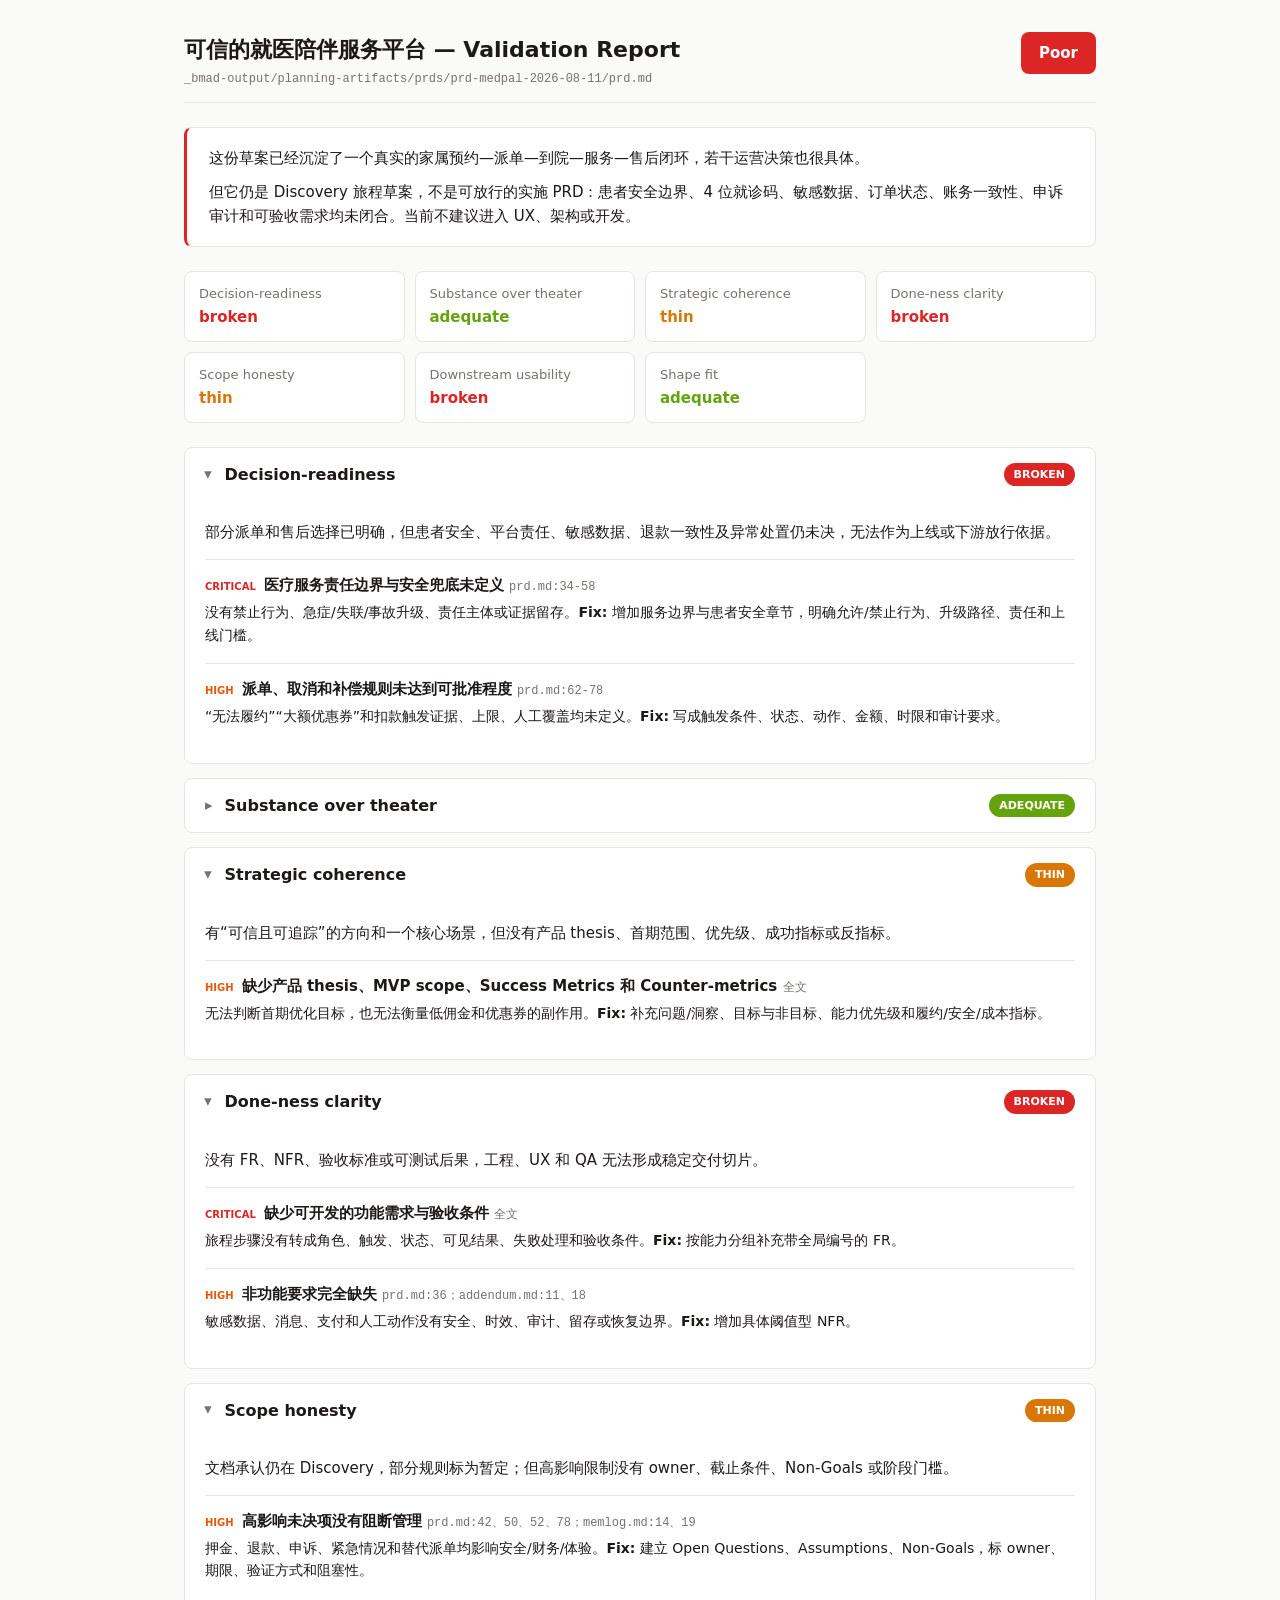
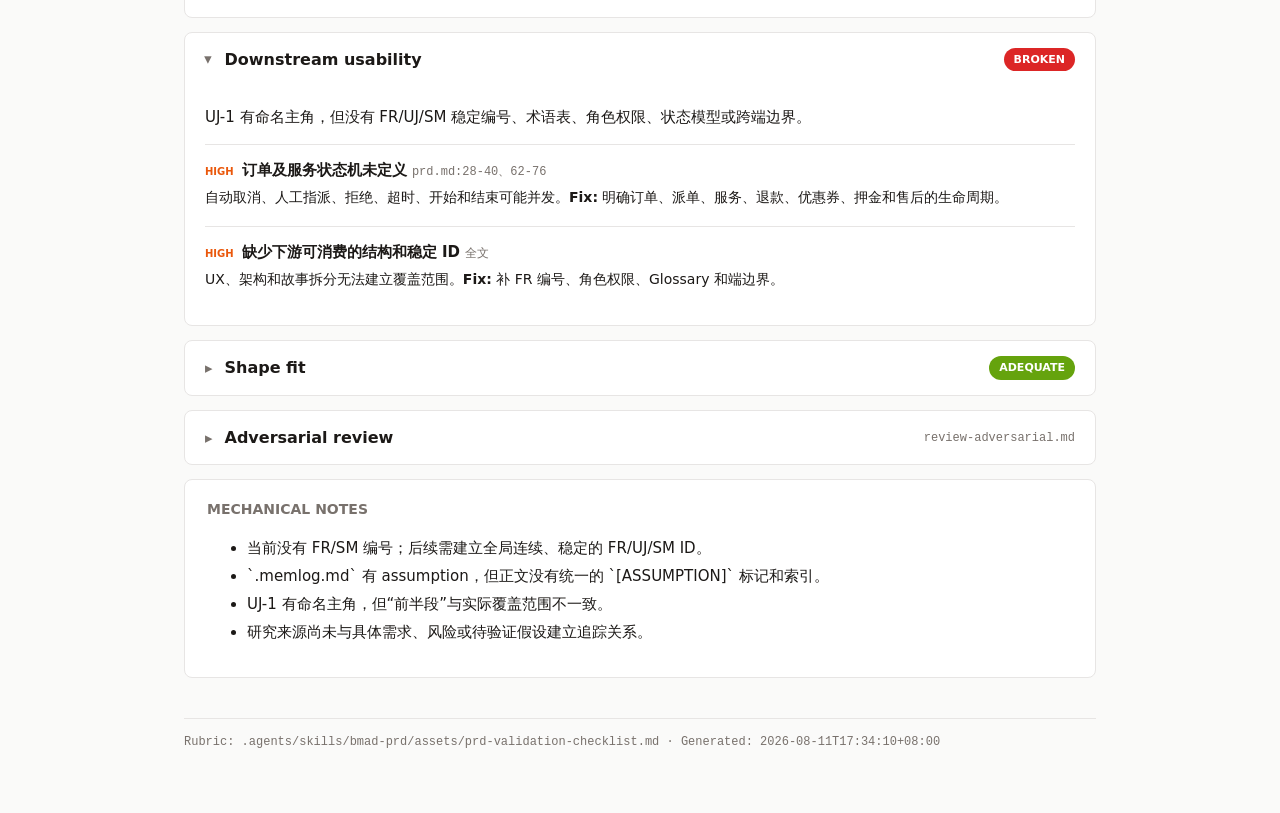
<file: _bmad-output/planning-artifacts/prds/prd-medpal-2026-08-11/validation-report.html>
<!doctype html>
<html lang="zh-CN">
<head>
<meta charset="utf-8">
<meta name="viewport" content="width=device-width, initial-scale=1">
<title>可信的就医陪伴服务平台 — Validation Report</title>
<style>
:root{--bg:#fafaf9;--surface:#fff;--border:#e7e5e4;--text:#1c1917;--muted:#78716c;--green:#16a34a;--lime:#65a30d;--amber:#d97706;--red:#dc2626;--orange:#ea580c}
*{box-sizing:border-box}body{margin:0;background:var(--bg);color:var(--text);font:15px/1.6 -apple-system,BlinkMacSystemFont,"Segoe UI",system-ui,sans-serif}.container{max-width:960px;margin:auto;padding:32px 24px 64px}
header{display:flex;justify-content:space-between;gap:24px;align-items:flex-start;border-bottom:1px solid var(--border);padding-bottom:16px;margin-bottom:24px}h1{margin:0;font-size:22px;font-weight:600}.path,footer{color:var(--muted);font:12px ui-monospace,SFMono-Regular,Menlo,monospace}.path{margin-top:5px}.grade{background:var(--red);color:#fff;padding:9px 18px;border-radius:8px;font-weight:600;white-space:nowrap}.synthesis,.mechanical{background:var(--surface);border:1px solid var(--border);border-radius:8px;padding:18px 22px;margin-bottom:24px}.synthesis{border-left:3px solid var(--red)}.synthesis p{margin:0 0 10px}.synthesis p:last-child{margin:0}.summary{display:grid;grid-template-columns:repeat(auto-fit,minmax(180px,1fr));gap:10px;margin-bottom:24px}.card{background:var(--surface);border:1px solid var(--border);border-radius:8px;padding:12px 14px}.name{color:var(--muted);font-size:13px}.verdict{font-weight:600}.strong{color:var(--green)}.adequate{color:var(--lime)}.thin{color:var(--amber)}.broken{color:var(--red)}section{margin-bottom:14px}details{background:var(--surface);border:1px solid var(--border);border-radius:8px;overflow:hidden}summary{cursor:pointer;padding:14px 20px;list-style:none;display:flex;gap:12px;align-items:center}summary::-webkit-details-marker{display:none}summary:before{content:"▸";color:var(--muted)}details[open] summary:before{transform:rotate(90deg)}summary h2{margin:0;font-size:16px;flex:1}.pill{color:#fff;border-radius:999px;padding:3px 10px;font-size:11px;font-weight:600;text-transform:uppercase}.pill.adequate{background:var(--lime);color:#fff}.pill.thin{background:var(--amber);color:#fff}.pill.broken{background:var(--red);color:#fff}.body{padding:4px 20px 18px}.finding{border-top:1px solid var(--border);padding:13px 0}.finding:first-child{border-top:0}.finding h3{margin:0 0 4px;font-size:15px;font-weight:600}.finding p{margin:4px 0;font-size:14px}.sev{font-size:10px;font-weight:700;text-transform:uppercase;margin-right:8px}.critical{color:var(--red)}.high{color:var(--orange)}.medium{color:#a16207}.low{color:#64748b}.source{color:var(--muted);font:12px ui-monospace,SFMono-Regular,Menlo,monospace}.mechanical h3{margin:0 0 8px;font-size:14px;color:var(--muted);text-transform:uppercase}.mechanical li{margin-bottom:4px}footer{border-top:1px solid var(--border);padding-top:16px;margin-top:40px}
@media(max-width:640px){header{display:block}.grade{display:inline-block;margin-top:14px}}
</style>
</head>
<body><div class="container">
<header><div><h1>可信的就医陪伴服务平台 — Validation Report</h1><div class="path">_bmad-output/planning-artifacts/prds/prd-medpal-2026-08-11/prd.md</div></div><div class="grade">Poor</div></header>
<div class="synthesis"><p>这份草案已经沉淀了一个真实的家属预约—派单—到院—服务—售后闭环，若干运营决策也很具体。</p><p>但它仍是 Discovery 旅程草案，不是可放行的实施 PRD：患者安全边界、4 位就诊码、敏感数据、订单状态、账务一致性、申诉审计和可验收需求均未闭合。当前不建议进入 UX、架构或开发。</p></div>
<div class="summary">
<div class="card"><div class="name">Decision-readiness</div><div class="verdict broken">broken</div></div>
<div class="card"><div class="name">Substance over theater</div><div class="verdict adequate">adequate</div></div>
<div class="card"><div class="name">Strategic coherence</div><div class="verdict thin">thin</div></div>
<div class="card"><div class="name">Done-ness clarity</div><div class="verdict broken">broken</div></div>
<div class="card"><div class="name">Scope honesty</div><div class="verdict thin">thin</div></div>
<div class="card"><div class="name">Downstream usability</div><div class="verdict broken">broken</div></div>
<div class="card"><div class="name">Shape fit</div><div class="verdict adequate">adequate</div></div>
</div>

<section><details open><summary><h2>Decision-readiness</h2><span class="pill broken">broken</span></summary><div class="body"><p>部分派单和售后选择已明确，但患者安全、平台责任、敏感数据、退款一致性及异常处置仍未决，无法作为上线或下游放行依据。</p><div class="finding"><h3><span class="sev critical">critical</span>医疗服务责任边界与安全兜底未定义 <span class="source">prd.md:34-58</span></h3><p>没有禁止行为、急症/失联/事故升级、责任主体或证据留存。<strong>Fix:</strong> 增加服务边界与患者安全章节，明确允许/禁止行为、升级路径、责任和上线门槛。</p></div><div class="finding"><h3><span class="sev high">high</span>派单、取消和补偿规则未达到可批准程度 <span class="source">prd.md:62-78</span></h3><p>“无法履约”“大额优惠券”和扣款触发证据、上限、人工覆盖均未定义。<strong>Fix:</strong> 写成触发条件、状态、动作、金额、时限和审计要求。</p></div></div></details></section>

<section><details><summary><h2>Substance over theater</h2><span class="pill adequate">adequate</span></summary><div class="body"><p>一个真实闭环承载了接单、到院验证、过程记录和售后，内容不是模板家具；但“可信”尚未转化为可验收机制。</p><div class="finding"><h3><span class="sev medium">medium</span>“可信”定位尚未落到验证机制 <span class="source">addendum.md:16-20</span></h3><p>实名、资质、凭证和同步只作为启示。<strong>Fix:</strong> 拆成资质展示、服务凭证、可见范围、异常审计和通知送达率。</p></div></div></details></section>

<section><details open><summary><h2>Strategic coherence</h2><span class="pill thin">thin</span></summary><div class="body"><p>有“可信且可追踪”的方向和一个核心场景，但没有产品 thesis、首期范围、优先级、成功指标或反指标。</p><div class="finding"><h3><span class="sev high">high</span>缺少产品 thesis、MVP scope、Success Metrics 和 Counter-metrics <span class="source">全文</span></h3><p>无法判断首期优化目标，也无法衡量低佣金和优惠券的副作用。<strong>Fix:</strong> 补充问题/洞察、目标与非目标、能力优先级和履约/安全/成本指标。</p></div></div></details></section>

<section><details open><summary><h2>Done-ness clarity</h2><span class="pill broken">broken</span></summary><div class="body"><p>没有 FR、NFR、验收标准或可测试后果，工程、UX 和 QA 无法形成稳定交付切片。</p><div class="finding"><h3><span class="sev critical">critical</span>缺少可开发的功能需求与验收条件 <span class="source">全文</span></h3><p>旅程步骤没有转成角色、触发、状态、可见结果、失败处理和验收条件。<strong>Fix:</strong> 按能力分组补充带全局编号的 FR。</p></div><div class="finding"><h3><span class="sev high">high</span>非功能要求完全缺失 <span class="source">prd.md:36；addendum.md:11、18</span></h3><p>敏感数据、消息、支付和人工动作没有安全、时效、审计、留存或恢复边界。<strong>Fix:</strong> 增加具体阈值型 NFR。</p></div></div></details></section>

<section><details open><summary><h2>Scope honesty</h2><span class="pill thin">thin</span></summary><div class="body"><p>文档承认仍在 Discovery，部分规则标为暂定；但高影响限制没有 owner、截止条件、Non-Goals 或阶段门槛。</p><div class="finding"><h3><span class="sev high">high</span>高影响未决项没有阻断管理 <span class="source">prd.md:42、50、52、78；memlog.md:14、19</span></h3><p>押金、退款、申诉、紧急情况和替代派单均影响安全/财务/体验。<strong>Fix:</strong> 建立 Open Questions、Assumptions、Non-Goals，标 owner、期限、验证方式和阻塞性。</p></div></div></details></section>

<section><details open><summary><h2>Downstream usability</h2><span class="pill broken">broken</span></summary><div class="body"><p>UJ-1 有命名主角，但没有 FR/UJ/SM 稳定编号、术语表、角色权限、状态模型或跨端边界。</p><div class="finding"><h3><span class="sev high">high</span>订单及服务状态机未定义 <span class="source">prd.md:28-40、62-76</span></h3><p>自动取消、人工指派、拒绝、超时、开始和结束可能并发。<strong>Fix:</strong> 明确订单、派单、服务、退款、优惠券、押金和售后的生命周期。</p></div><div class="finding"><h3><span class="sev high">high</span>缺少下游可消费的结构和稳定 ID <span class="source">全文</span></h3><p>UX、架构和故事拆分无法建立覆盖范围。<strong>Fix:</strong> 补 FR 编号、角色权限、Glossary 和端边界。</p></div></div></details></section>

<section><details><summary><h2>Shape fit</h2><span class="pill adequate">adequate</span></summary><div class="body"><p>Journey-led 对多角色消费服务合适，命名主角也正确；但当前形状仍是 Discovery 中间产物，未完成到正式 PRD 的转换。</p><div class="finding"><h3><span class="sev medium">medium</span>Discovery 草案与正式 PRD 的出口不清 <span class="source">status: draft；prd.md:10</span></h3><p>“前半段”标题与实际覆盖到售后不一致。<strong>Fix:</strong> 明确文档用途和出口条件，继续探索或按正式结构重写。</p></div></div></details></section>

<section><details><summary><h2>Adversarial review</h2><span class="source">review-adversarial.md</span></summary><div class="body"><div class="finding"><h3><span class="sev critical">critical</span>4 位就诊码缺少安全模型 <span class="source">prd.md:34-35；addendum.md:19</span></h3><p>没有有效期、绑定、限次、泄露/遗失、重放和审计规则；输入成功不能单独证明授权。</p></div><div class="finding"><h3><span class="sev high">high</span>服务结束无需家属确认会制造争议 <span class="source">prd.md:37-46</span></h3><p>缺少结束凭证、争议窗口、通知、证据冻结和更正规则。</p></div><div class="finding"><h3><span class="sev high">high</span>退款、优惠券、佣金和押金缺少账务不变量 <span class="source">prd.md:32-33、50-76</span></h3><p>多种组合没有金额、失败重试、重复执行和部分退款规则。</p></div><div class="finding"><h3><span class="sev high">high</span>扣押金缺少证据、申诉与公平性机制 <span class="source">prd.md:50-58、71-78</span></h3><p>平台可能单方面定责和扣款，需复核、申诉时限、上限和审计。</p></div><div class="finding"><h3><span class="sev medium">medium</span>人工运营动作缺少最小权限和复核 <span class="source">prd.md:54-69</span></h3><p>发券、降佣、退款和扣款没有理由、审批、撤销或审计要求。</p></div></div></details></section>

<div class="mechanical"><h3>Mechanical notes</h3><ul><li>当前没有 FR/SM 编号；后续需建立全局连续、稳定的 FR/UJ/SM ID。</li><li>`.memlog.md` 有 assumption，但正文没有统一的 `[ASSUMPTION]` 标记和索引。</li><li>UJ-1 有命名主角，但“前半段”与实际覆盖范围不一致。</li><li>研究来源尚未与具体需求、风险或待验证假设建立追踪关系。</li></ul></div>
<footer>Rubric: .agents/skills/bmad-prd/assets/prd-validation-checklist.md · Generated: 2026-08-11T17:34:10+08:00</footer>
</div></body></html>
</file>
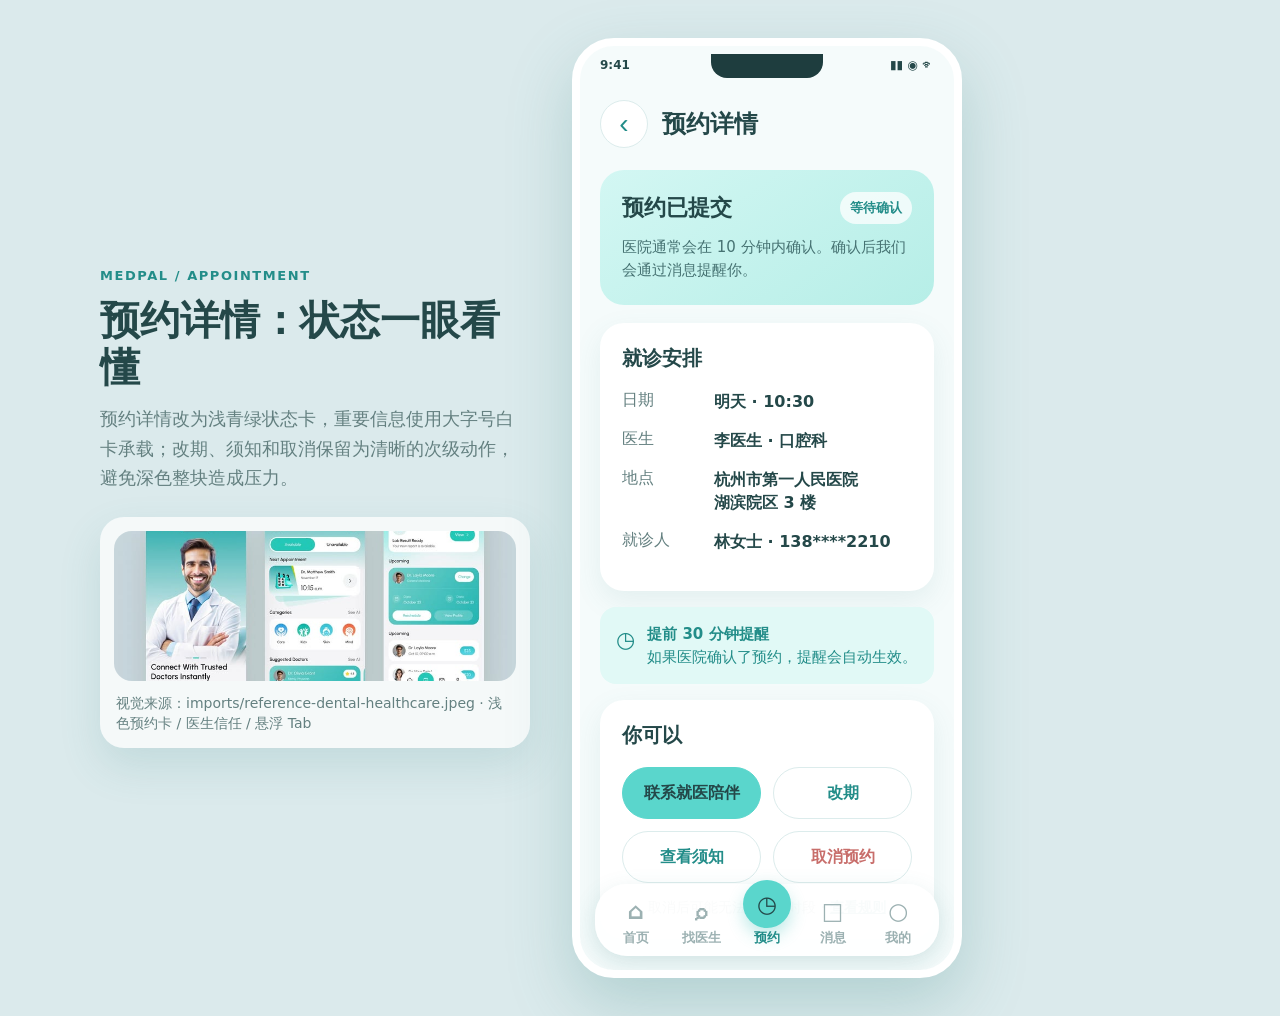
<file: _bmad-output/planning-artifacts/ux-designs/ux-medpal-2026-08-20/.working/key-appointment.html>
<!doctype html>
<html lang="zh-CN">
<head>
  <meta charset="utf-8">
  <meta name="viewport" content="width=device-width, initial-scale=1">
  <title>MedPal 预约详情参考稿 · 浅雾青绿</title>
  <style>
    /* Governed by DESIGN.md: light palette, large type, rounded cards, floating Tab language. */
    :root{--base:#f5fbfb;--card:#fff;--ink:#244849;--muted:#648080;--soft:#9cb1b2;--line:#dcecec;--teal:#5ad6cc;--teal-deep:#35beb7;--mint:#e1f9f6;--board:#dbeaec;--danger:#c86e6b;--shadow:0 18px 42px rgba(65,139,137,.16)}
    *{box-sizing:border-box}body{margin:0;background:var(--board);color:var(--ink);font-family:system-ui,-apple-system,BlinkMacSystemFont,"PingFang SC","Helvetica Neue",sans-serif;display:flex;justify-content:center;min-height:100vh;padding:38px 20px}.board{display:flex;gap:42px;align-items:center;max-width:1080px;width:100%}.notes{max-width:430px}.eyebrow{color:#238d89;font-size:13px;font-weight:800;letter-spacing:.12em;text-transform:uppercase}.notes h1{font-size:40px;line-height:1.16;margin:14px 0}.notes p{font-size:18px;line-height:1.65;color:var(--muted);margin:0 0 24px}.ref{background:rgba(255,255,255,.72);border-radius:24px;padding:14px;box-shadow:var(--shadow)}.ref img{display:block;width:100%;height:150px;object-fit:cover;border-radius:18px}.ref small{display:block;color:var(--muted);font-size:14px;line-height:1.45;margin:12px 2px 0}
    .phone{width:390px;height:940px;border:8px solid #fff;border-radius:42px;background:var(--base);box-shadow:0 26px 64px rgba(65,139,137,.27);overflow:hidden;position:relative;flex:none}.phone:before{content:"";position:absolute;z-index:3;top:8px;left:50%;width:112px;height:24px;transform:translateX(-50%);border-radius:0 0 16px 16px;background:#1e3d3e}.status{height:36px;padding:12px 20px 0;display:flex;justify-content:space-between;font-size:12px;font-weight:800}.screen{height:calc(100% - 36px);overflow:hidden;padding:0 20px 112px}.top{display:flex;align-items:center;gap:14px;padding:18px 0 22px}.back{width:48px;height:48px;border:1px solid var(--line);border-radius:50%;background:#fff;color:#238d89;font-size:28px}.top h1{font-size:24px;margin:0}.state{background:linear-gradient(145deg,#d3f7f3,#b6eee7);color:var(--ink);border-radius:24px;padding:22px;margin-bottom:18px}.state .row{display:flex;justify-content:space-between;align-items:center}.state strong{font-size:22px}.state .tag{background:rgba(255,255,255,.75);border-radius:999px;padding:7px 10px;font-size:13px;color:#238d89;font-weight:800}.state p{font-size:15px;line-height:1.55;color:#467272;margin:12px 0 0}.card{background:#fff;border-radius:24px;padding:22px;margin-bottom:16px;box-shadow:0 10px 28px rgba(65,139,137,.10)}.card h2{font-size:20px;margin:0 0 18px}.detail{display:grid;grid-template-columns:76px 1fr;gap:16px;font-size:16px}.detail dt{color:var(--muted)}.detail dd{margin:0;font-weight:700;line-height:1.45}.remind{display:flex;gap:12px;align-items:flex-start;background:var(--mint);border-radius:16px;padding:16px;font-size:15px;line-height:1.5;color:#238d89}.remind i{font-style:normal;font-size:22px}.actions{display:grid;grid-template-columns:1fr 1fr;gap:12px}.action{height:52px;border-radius:999px;background:#fff;border:1px solid var(--line);color:#238d89;font-size:16px;font-weight:800}.action.primary{background:var(--teal);border-color:var(--teal);color:var(--ink)}.support{font-size:14px;color:var(--muted);text-align:center;margin-top:16px}.support a{color:#238d89;font-weight:800}.nav{position:absolute;left:15px;right:15px;bottom:14px;height:72px;background:rgba(255,255,255,.97);border-radius:32px;box-shadow:0 8px 24px rgba(65,139,137,.16);display:grid;grid-template-columns:repeat(5,1fr);align-items:center;padding:8px 8px 9px}.nav a{text-align:center;color:var(--soft);font-size:13px;font-weight:700;text-decoration:none;min-width:48px}.nav-icon{display:grid;place-items:center;height:36px;font-style:normal;font-size:23px}.nav a.active{color:#238d89}.nav a.center .nav-icon{width:48px;height:48px;margin:-13px auto 1px;border-radius:50%;background:var(--teal);color:var(--ink);box-shadow:0 8px 16px rgba(53,190,183,.3)}
    @media(max-width:760px){body{padding:16px 10px}.board{display:block}.notes{display:none}.phone{margin:0 auto;width:min(390px,100%);height:calc(100vh - 32px);min-height:760px}}
  </style>
</head>
<body><main class="board"><section class="notes"><div class="eyebrow">MedPal / Appointment</div><h1>预约详情：状态一眼看懂</h1><p>预约详情改为浅青绿状态卡，重要信息使用大字号白卡承载；改期、须知和取消保留为清晰的次级动作，避免深色整块造成压力。</p><div class="ref"><img src="../imports/reference-dental-healthcare.jpeg" alt="上传的医疗预约视觉参考图"><small>视觉来源：imports/reference-dental-healthcare.jpeg · 浅色预约卡 / 医生信任 / 悬浮 Tab</small></div></section><section class="phone" aria-label="MedPal 预约详情静态参考稿"><div class="status"><span>9:41</span><span>▮▮ ◉ ᯤ</span></div><div class="screen"><div class="top"><button class="back">‹</button><h1>预约详情</h1></div><section class="state"><div class="row"><strong>预约已提交</strong><span class="tag">等待确认</span></div><p>医院通常会在 10 分钟内确认。确认后我们会通过消息提醒你。</p></section><section class="card"><h2>就诊安排</h2><dl class="detail"><dt>日期</dt><dd>明天 · 10:30</dd><dt>医生</dt><dd>李医生 · 口腔科</dd><dt>地点</dt><dd>杭州市第一人民医院<br>湖滨院区 3 楼</dd><dt>就诊人</dt><dd>林女士 · 138****2210</dd></dl></section><div class="remind"><i>◷</i><div><strong>提前 30 分钟提醒</strong><br>如果医院确认了预约，提醒会自动生效。</div></div><section class="card" style="margin-top:16px"><h2>你可以</h2><div class="actions"><button class="action primary">联系就医陪伴</button><button class="action">改期</button><button class="action">查看须知</button><button class="action" style="color:var(--danger)">取消预约</button></div><div class="support">取消后可能无法保留原时段 · <a href="#">查看规则</a></div></section></div><nav class="nav" aria-label="底部导航"><a><i class="nav-icon">⌂</i>首页</a><a><i class="nav-icon">⌕</i>找医生</a><a class="center active"><i class="nav-icon">◷</i>预约</a><a><i class="nav-icon">□</i>消息</a><a><i class="nav-icon">○</i>我的</a></nav></section></main></body>
</html>
</file>
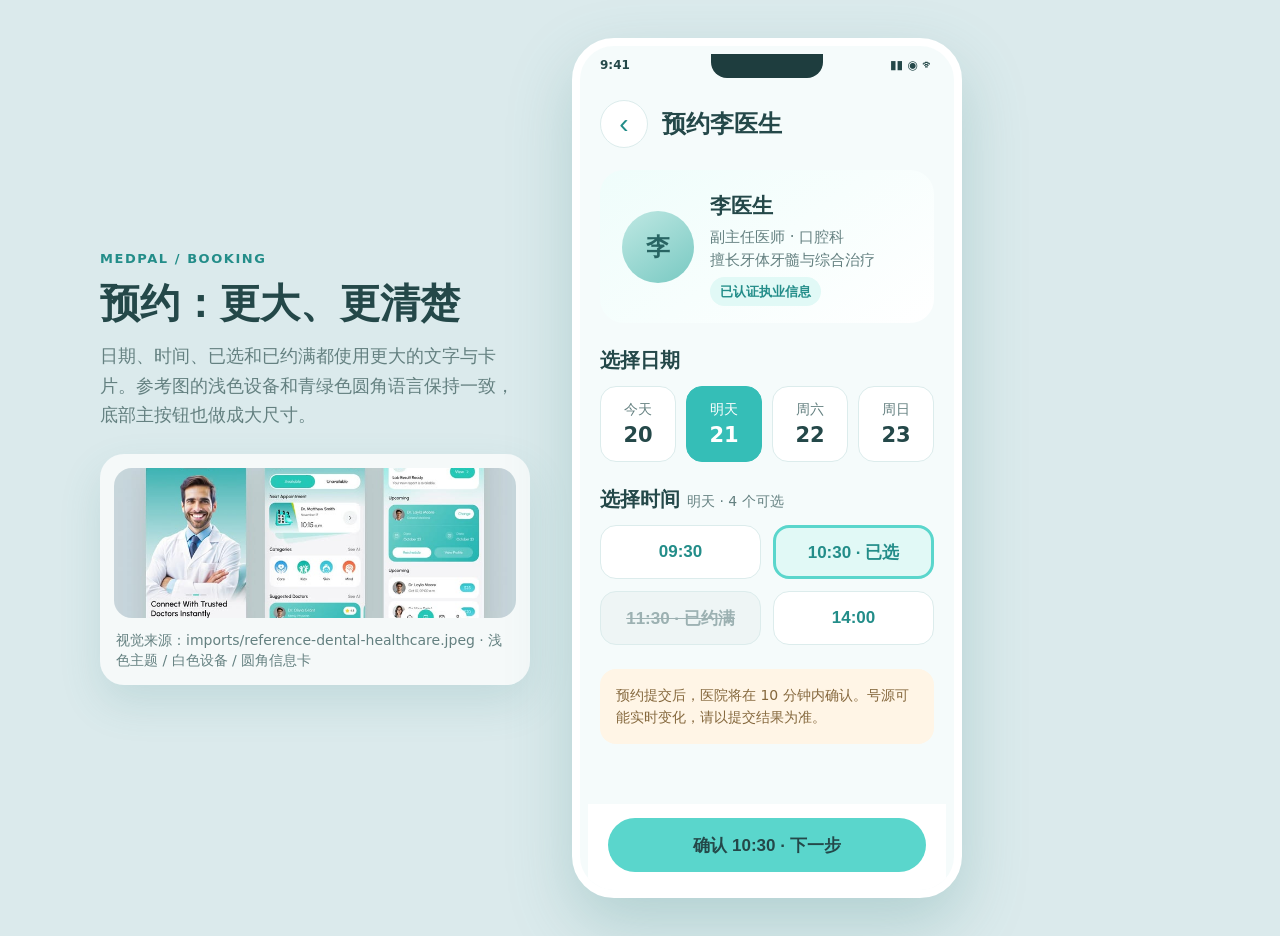
<file: _bmad-output/planning-artifacts/ux-designs/ux-medpal-2026-08-20/.working/key-booking.html>
<!doctype html>
<html lang="zh-CN">
<head>
  <meta charset="utf-8">
  <meta name="viewport" content="width=device-width, initial-scale=1">
  <title>MedPal 预约流程参考稿 · 浅雾青绿</title>
  <style>
    /* Governed by DESIGN.md: light palette, large type, rounded cards, floating Tab language. */
    :root{--base:#f5fbfb;--card:#fff;--ink:#244849;--muted:#648080;--soft:#9cb1b2;--line:#dcecec;--teal:#5ad6cc;--teal-deep:#35beb7;--mint:#e1f9f6;--board:#dbeaec;--shadow:0 18px 42px rgba(65,139,137,.16)}
    *{box-sizing:border-box}body{margin:0;background:var(--board);color:var(--ink);font-family:system-ui,-apple-system,BlinkMacSystemFont,"PingFang SC","Helvetica Neue",sans-serif;display:flex;justify-content:center;min-height:100vh;padding:38px 20px}.board{display:flex;gap:42px;align-items:center;max-width:1080px;width:100%}.notes{max-width:430px}.eyebrow{color:#238d89;font-size:13px;font-weight:800;letter-spacing:.12em;text-transform:uppercase}.notes h1{font-size:40px;line-height:1.16;margin:14px 0}.notes p{font-size:18px;line-height:1.65;color:var(--muted);margin:0 0 24px}.ref{background:rgba(255,255,255,.72);border-radius:24px;padding:14px;box-shadow:var(--shadow)}.ref img{display:block;width:100%;height:150px;object-fit:cover;border-radius:18px}.ref small{display:block;color:var(--muted);font-size:14px;line-height:1.45;margin:12px 2px 0}
    .phone{width:390px;height:860px;border:8px solid #fff;border-radius:42px;background:var(--base);box-shadow:0 26px 64px rgba(65,139,137,.27);overflow:hidden;position:relative;flex:none}.phone:before{content:"";position:absolute;z-index:3;top:8px;left:50%;width:112px;height:24px;transform:translateX(-50%);border-radius:0 0 16px 16px;background:#1e3d3e}.status{height:36px;padding:12px 20px 0;display:flex;justify-content:space-between;font-size:12px;font-weight:800}.screen{height:calc(100% - 36px);overflow:hidden;padding:0 20px 112px}.top{display:flex;align-items:center;gap:14px;padding:18px 0 22px}.back{width:48px;height:48px;border:1px solid var(--line);border-radius:50%;background:#fff;color:#238d89;font-size:28px}.top h1{font-size:24px;margin:0}.doctor-hero{display:flex;gap:16px;align-items:center;background:linear-gradient(145deg,#effdfb,#fff);border-radius:24px;padding:22px;margin-bottom:24px}.avatar{width:72px;height:72px;border-radius:50%;background:linear-gradient(145deg,#bfe8e3,#78c9c2);display:grid;place-items:center;color:#286463;font-size:24px;font-weight:800}.doctor-hero strong{font-size:21px}.doctor-hero p{font-size:15px;line-height:1.5;color:var(--muted);margin:6px 0 10px}.verified{font-size:13px;color:#238d89;background:var(--mint);border-radius:999px;padding:7px 10px;font-weight:700}.section{margin:0 0 24px}.section h2{font-size:20px;margin:0 0 12px}.days{display:grid;grid-template-columns:repeat(4,1fr);gap:10px}.day{background:#fff;border:1px solid var(--line);border-radius:16px;text-align:center;padding:14px 2px;font-size:14px;color:var(--muted);min-height:72px}.day b{display:block;font-size:21px;color:var(--ink);margin-top:4px}.day.selected{background:var(--teal-deep);color:#fff;border-color:var(--teal-deep)}.day.selected b{color:#fff}.times{display:grid;grid-template-columns:repeat(2,1fr);gap:12px}.time{height:54px;border:1px solid var(--line);border-radius:16px;background:#fff;color:#238d89;font-weight:800;font-size:17px}.time.selected{background:var(--mint);border:3px solid var(--teal);color:#238d89}.time.disabled{color:var(--soft);background:#eef5f5;text-decoration:line-through}.notice{background:#fff5e6;border-radius:16px;padding:16px;font-size:14px;color:#85683d;line-height:1.55}.bottom{position:absolute;left:8px;right:8px;bottom:0;background:rgba(255,255,255,.98);padding:14px 20px 18px}.cta{width:100%;height:54px;border:0;border-radius:999px;background:var(--teal);color:var(--ink);font-size:17px;font-weight:800}
    @media(max-width:760px){body{padding:16px 10px}.board{display:block}.notes{display:none}.phone{margin:0 auto;width:min(390px,100%);height:calc(100vh - 32px);min-height:760px}}
  </style>
</head>
<body><main class="board"><section class="notes"><div class="eyebrow">MedPal / Booking</div><h1>预约：更大、更清楚</h1><p>日期、时间、已选和已约满都使用更大的文字与卡片。参考图的浅色设备和青绿色圆角语言保持一致，底部主按钮也做成大尺寸。</p><div class="ref"><img src="../imports/reference-dental-healthcare.jpeg" alt="上传的医疗预约视觉参考图"><small>视觉来源：imports/reference-dental-healthcare.jpeg · 浅色主题 / 白色设备 / 圆角信息卡</small></div></section><section class="phone" aria-label="MedPal 预约选择静态参考稿"><div class="status"><span>9:41</span><span>▮▮ ◉ ᯤ</span></div><div class="screen"><div class="top"><button class="back">‹</button><h1>预约李医生</h1></div><section class="doctor-hero"><div class="avatar">李</div><div><strong>李医生</strong><p>副主任医师 · 口腔科<br>擅长牙体牙髓与综合治疗</p><span class="verified">已认证执业信息</span></div></section><section class="section"><h2>选择日期</h2><div class="days"><div class="day"><span>今天</span><b>20</b></div><div class="day selected"><span>明天</span><b>21</b></div><div class="day"><span>周六</span><b>22</b></div><div class="day"><span>周日</span><b>23</b></div></div></section><section class="section"><h2>选择时间 <em style="font-size:14px;font-style:normal;color:var(--muted);font-weight:400">明天 · 4 个可选</em></h2><div class="times"><button class="time">09:30</button><button class="time selected">10:30 · 已选</button><button class="time disabled">11:30 · 已约满</button><button class="time">14:00</button></div></section><div class="notice">预约提交后，医院将在 10 分钟内确认。号源可能实时变化，请以提交结果为准。</div></div><div class="bottom"><button class="cta">确认 10:30 · 下一步</button></div></section></main></body>
</html>
</file>
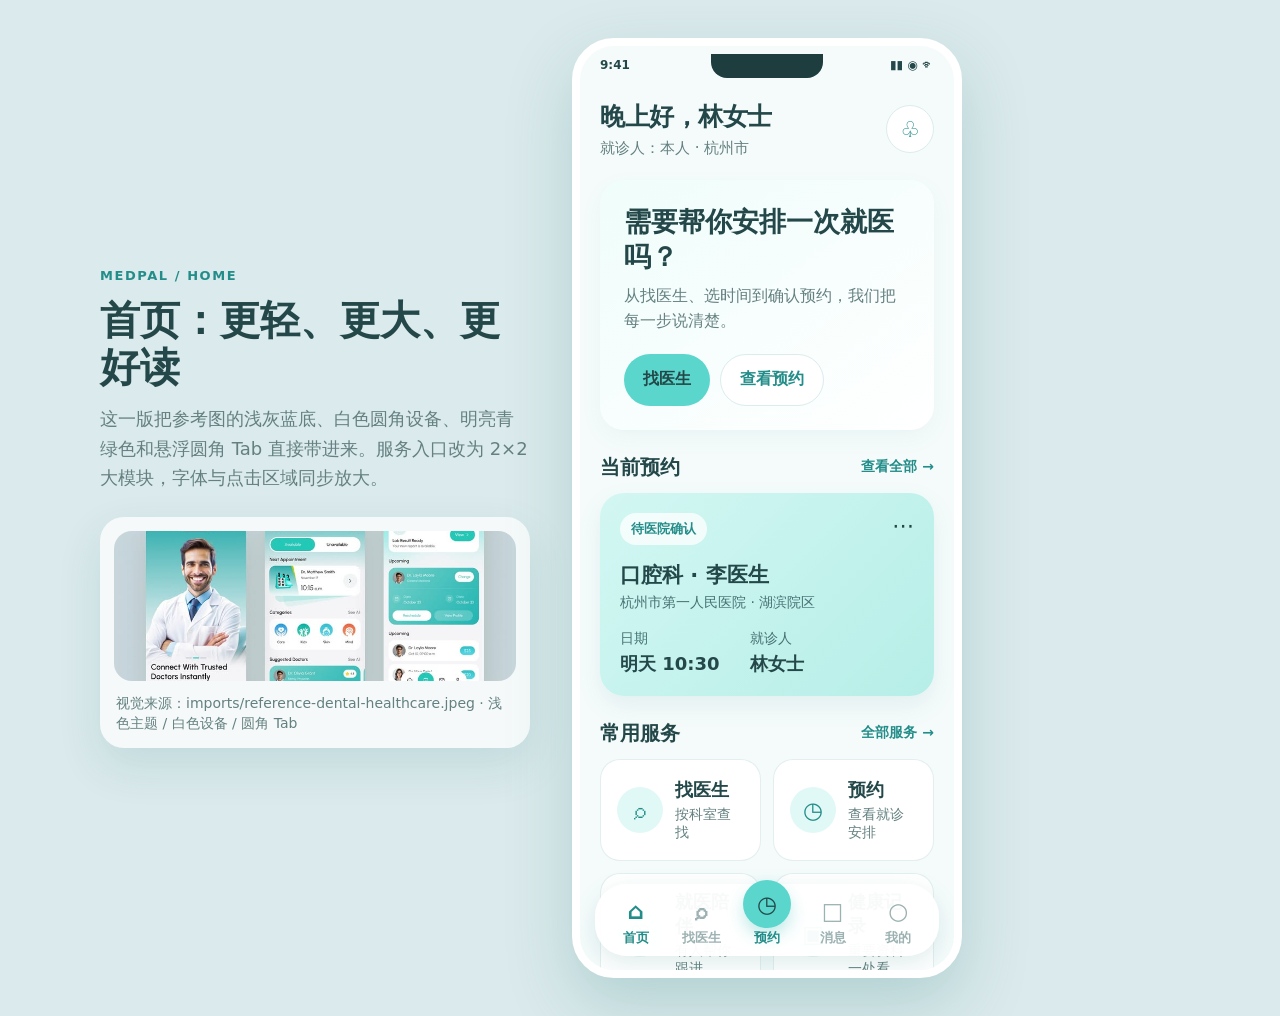
<file: _bmad-output/planning-artifacts/ux-designs/ux-medpal-2026-08-20/.working/key-home.html>
<!doctype html>
<html lang="zh-CN">
<head>
  <meta charset="utf-8">
  <meta name="viewport" content="width=device-width, initial-scale=1">
  <title>MedPal 首页参考稿 · 浅雾青绿</title>
  <style>
    /* Governed by DESIGN.md: light palette, large type, 2x2 modules, floating rounded Tab. */
    :root{--base:#f5fbfb;--card:#fff;--ink:#244849;--muted:#648080;--soft:#9cb1b2;--line:#dcecec;--teal:#5ad6cc;--teal-deep:#35beb7;--mint:#e1f9f6;--board:#dbeaec;--shadow:0 18px 42px rgba(65,139,137,.16)}
    *{box-sizing:border-box}body{margin:0;background:var(--board);color:var(--ink);font-family:system-ui,-apple-system,BlinkMacSystemFont,"PingFang SC","Helvetica Neue",sans-serif;display:flex;justify-content:center;min-height:100vh;padding:38px 20px}.board{display:flex;gap:42px;align-items:center;max-width:1080px;width:100%}.notes{max-width:430px}.eyebrow{color:#238d89;font-size:13px;font-weight:800;letter-spacing:.12em;text-transform:uppercase}.notes h1{font-size:40px;line-height:1.16;margin:14px 0}.notes p{font-size:18px;line-height:1.65;color:var(--muted);margin:0 0 24px}.ref{background:rgba(255,255,255,.72);border-radius:24px;padding:14px;box-shadow:var(--shadow)}.ref img{display:block;width:100%;height:150px;object-fit:cover;border-radius:18px}.ref small{display:block;color:var(--muted);font-size:14px;line-height:1.45;margin:12px 2px 0}
    .phone{width:390px;height:940px;border:8px solid #fff;border-radius:42px;background:var(--base);box-shadow:0 26px 64px rgba(65,139,137,.27);overflow:hidden;position:relative;flex:none}.phone:before{content:"";position:absolute;z-index:3;top:8px;left:50%;width:112px;height:24px;transform:translateX(-50%);border-radius:0 0 16px 16px;background:#1e3d3e}.status{height:36px;padding:12px 20px 0;display:flex;justify-content:space-between;font-size:12px;font-weight:800}.screen{height:calc(100% - 36px);overflow:hidden;padding:0 20px 118px}.head{display:flex;justify-content:space-between;align-items:center;padding:18px 0 22px}.head .name{font-size:25px;font-weight:800;letter-spacing:-.02em}.head .sub{font-size:15px;color:var(--muted);margin-top:6px}.bell{width:48px;height:48px;background:var(--card);border:1px solid var(--line);border-radius:50%;display:grid;place-items:center;color:#238d89;font-size:22px}.hero{background:linear-gradient(145deg,#effdfb,#fff);border-radius:24px;padding:24px;margin-bottom:24px;box-shadow:0 8px 22px rgba(65,139,137,.06)}.hero h2{font-size:27px;line-height:1.3;margin:0 0 10px}.hero p{font-size:16px;line-height:1.55;color:var(--muted);margin:0 0 20px}.actions{display:flex;gap:10px}.btn{height:52px;border-radius:999px;border:0;padding:0 19px;font-weight:800;font-size:16px}.primary{background:var(--teal);color:var(--ink)}.secondary{background:#fff;color:#238d89;border:1px solid var(--line)}.section-title{display:flex;justify-content:space-between;align-items:center;font-weight:800;font-size:20px;margin:0 0 12px}.section-title span{font-size:14px;color:#238d89;font-weight:700}.appt{background:linear-gradient(135deg,#d3f7f3,#b6eee7);color:var(--ink);border-radius:24px;padding:20px;margin-bottom:24px;box-shadow:0 10px 24px rgba(65,139,137,.10)}.appt-top{display:flex;justify-content:space-between;align-items:start}.pill{font-size:13px;background:rgba(255,255,255,.75);border-radius:999px;padding:7px 11px;color:#238d89;font-weight:800}.appt h3{font-size:21px;margin:16px 0 5px}.appt p{font-size:14px;color:#467272;margin:0}.appt-time{display:flex;gap:30px;margin-top:18px;font-size:14px;color:#467272}.appt-time b{color:var(--ink);font-size:18px;display:block;margin-top:4px}.services{display:grid;grid-template-columns:repeat(2,1fr);gap:12px;margin-bottom:24px}.service{background:var(--card);border-radius:20px;padding:16px;min-height:102px;border:1px solid rgba(220,236,236,.8);display:flex;align-items:center;gap:12px}.service i{display:grid;place-items:center;flex:none;width:46px;height:46px;border-radius:50%;background:var(--mint);color:#238d89;font-style:normal;font-size:23px}.service strong{display:block;font-size:18px}.service span{display:block;color:var(--muted);font-size:14px;margin-top:4px}.doctor{background:var(--card);border-radius:20px;padding:16px;display:flex;align-items:center;gap:14px;border:1px solid var(--line)}.avatar{width:56px;height:56px;border-radius:50%;background:linear-gradient(145deg,#bfe8e3,#78c9c2);display:grid;place-items:center;color:#286463;font-size:21px;font-weight:800}.doctor .info{flex:1}.doctor strong{font-size:17px}.doctor small{display:block;color:var(--muted);font-size:14px;margin-top:5px}.rate{font-size:15px;color:#238d89;font-weight:800}.nav{position:absolute;left:15px;right:15px;bottom:14px;height:72px;background:rgba(255,255,255,.97);border-radius:32px;box-shadow:0 8px 24px rgba(65,139,137,.16);display:grid;grid-template-columns:repeat(5,1fr);align-items:center;padding:8px 8px 9px}.nav a{text-align:center;color:var(--soft);font-size:13px;font-weight:700;text-decoration:none;min-width:48px}.nav-icon{display:grid;place-items:center;height:36px;font-style:normal;font-size:23px}.nav a.active{color:#238d89}.nav a.center .nav-icon{width:48px;height:48px;margin:-13px auto 1px;border-radius:50%;background:var(--teal);color:var(--ink);box-shadow:0 8px 16px rgba(53,190,183,.3)}
    @media(max-width:760px){body{padding:16px 10px}.board{display:block}.notes{display:none}.phone{margin:0 auto;width:min(390px,100%);height:calc(100vh - 32px);min-height:760px}}
  </style>
</head>
<body><main class="board"><section class="notes"><div class="eyebrow">MedPal / Home</div><h1>首页：更轻、更大、更好读</h1><p>这一版把参考图的浅灰蓝底、白色圆角设备、明亮青绿色和悬浮圆角 Tab 直接带进来。服务入口改为 2×2 大模块，字体与点击区域同步放大。</p><div class="ref"><img src="../imports/reference-dental-healthcare.jpeg" alt="上传的医疗预约视觉参考图"><small>视觉来源：imports/reference-dental-healthcare.jpeg · 浅色主题 / 白色设备 / 圆角 Tab</small></div></section><section class="phone" aria-label="MedPal 首页静态参考稿"><div class="status"><span>9:41</span><span>▮▮ ◉ ᯤ</span></div><div class="screen"><header class="head"><div><div class="name">晚上好，林女士</div><div class="sub">就诊人：本人 · 杭州市</div></div><div class="bell">♧</div></header><section class="hero"><h2>需要帮你安排一次就医吗？</h2><p>从找医生、选时间到确认预约，我们把每一步说清楚。</p><div class="actions"><button class="btn primary">找医生</button><button class="btn secondary">查看预约</button></div></section><div class="section-title">当前预约 <span>查看全部 →</span></div><section class="appt"><div class="appt-top"><div class="pill">待医院确认</div><div style="font-size:22px">⋯</div></div><h3>口腔科 · 李医生</h3><p>杭州市第一人民医院 · 湖滨院区</p><div class="appt-time"><div>日期<b>明天 10:30</b></div><div>就诊人<b>林女士</b></div></div></section><div class="section-title">常用服务 <span>全部服务 →</span></div><section class="services"><div class="service"><i>⌕</i><div><strong>找医生</strong><span>按科室查找</span></div></div><div class="service"><i>◷</i><div><strong>预约</strong><span>查看就诊安排</span></div></div><div class="service"><i>♡</i><div><strong>就医陪伴</strong><span>有人帮你跟进</span></div></div><div class="service"><i>▣</i><div><strong>健康记录</strong><span>重要资料一处看</span></div></div></section><div class="section-title">为你推荐 <span>换一批 →</span></div><section class="doctor"><div class="avatar">李</div><div class="info"><strong>李医生 · 副主任医师</strong><small>口腔科 · 牙体牙髓 · 明天有号</small></div><div class="rate">4.9</div></section></div><nav class="nav" aria-label="底部导航"><a class="active"><i class="nav-icon">⌂</i>首页</a><a><i class="nav-icon">⌕</i>找医生</a><a class="center active"><i class="nav-icon">◷</i>预约</a><a><i class="nav-icon">□</i>消息</a><a><i class="nav-icon">○</i>我的</a></nav></section></main></body>
</html>
</file>
